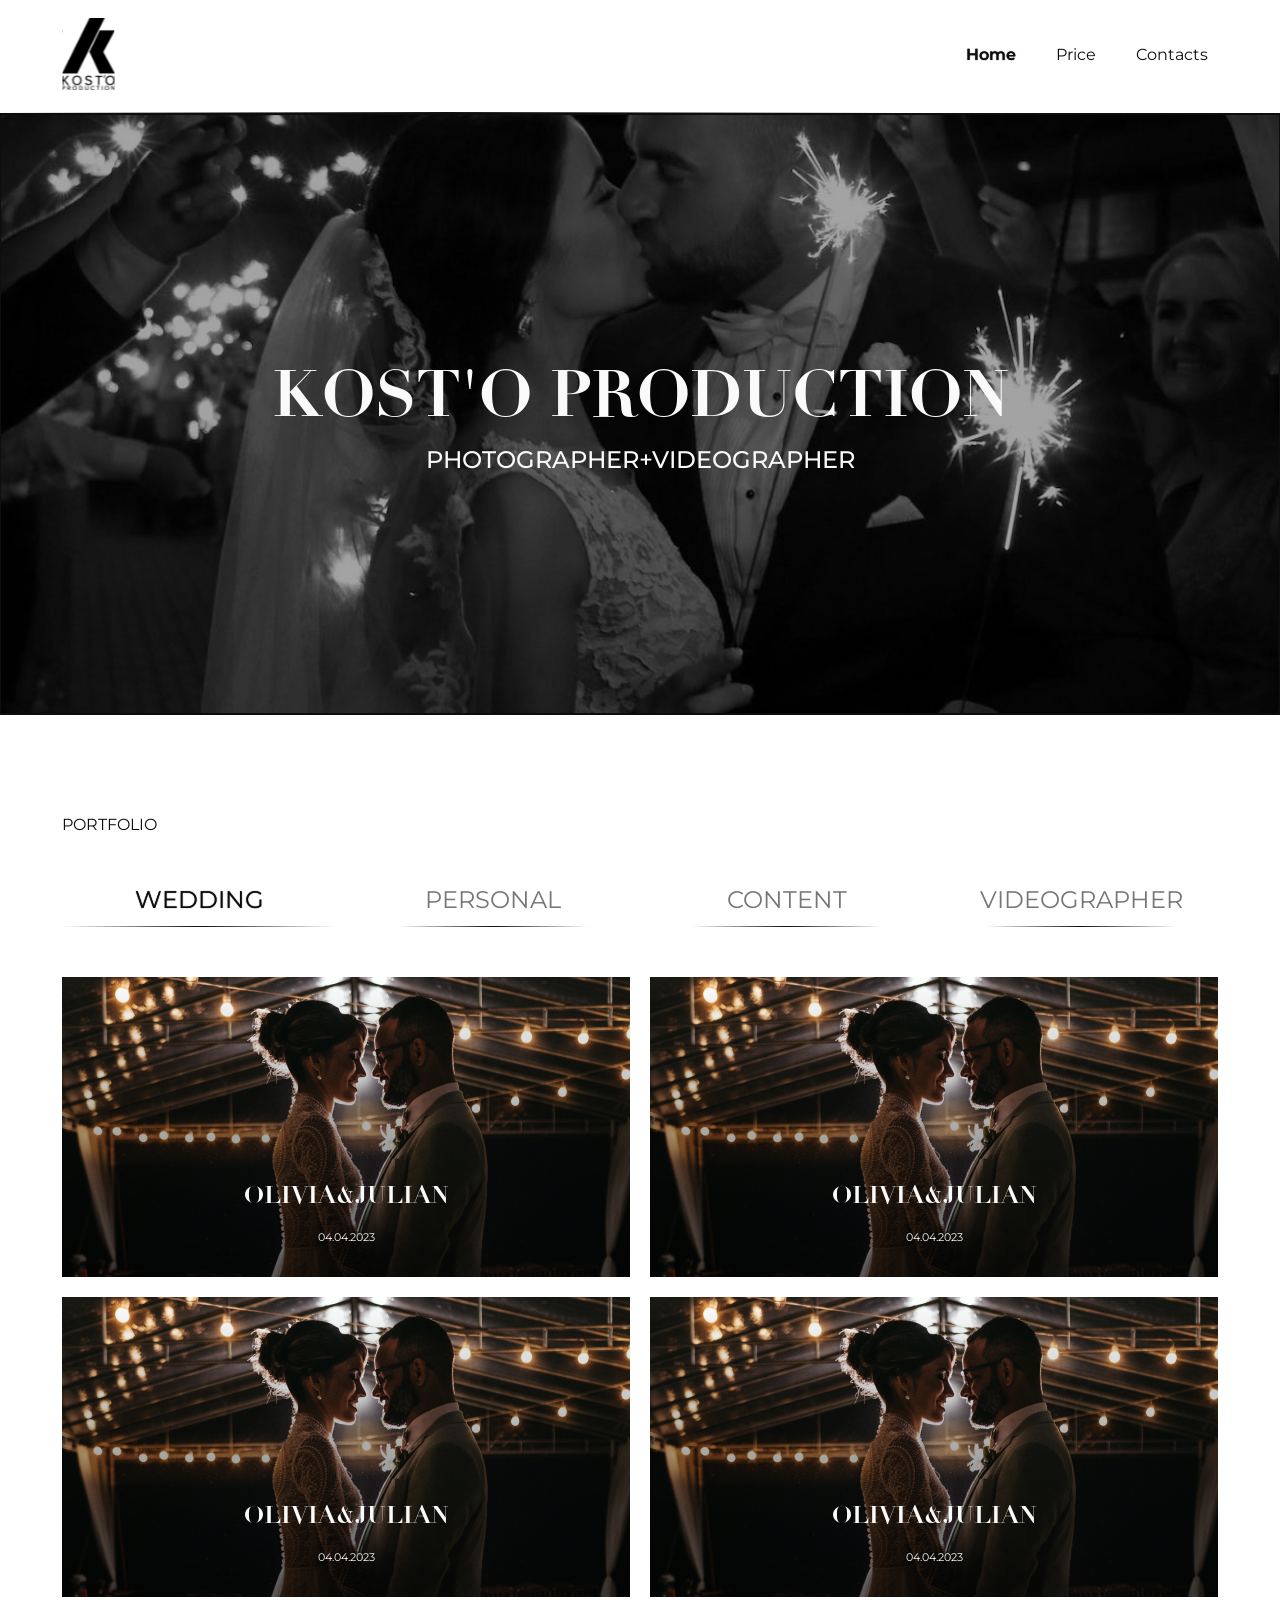
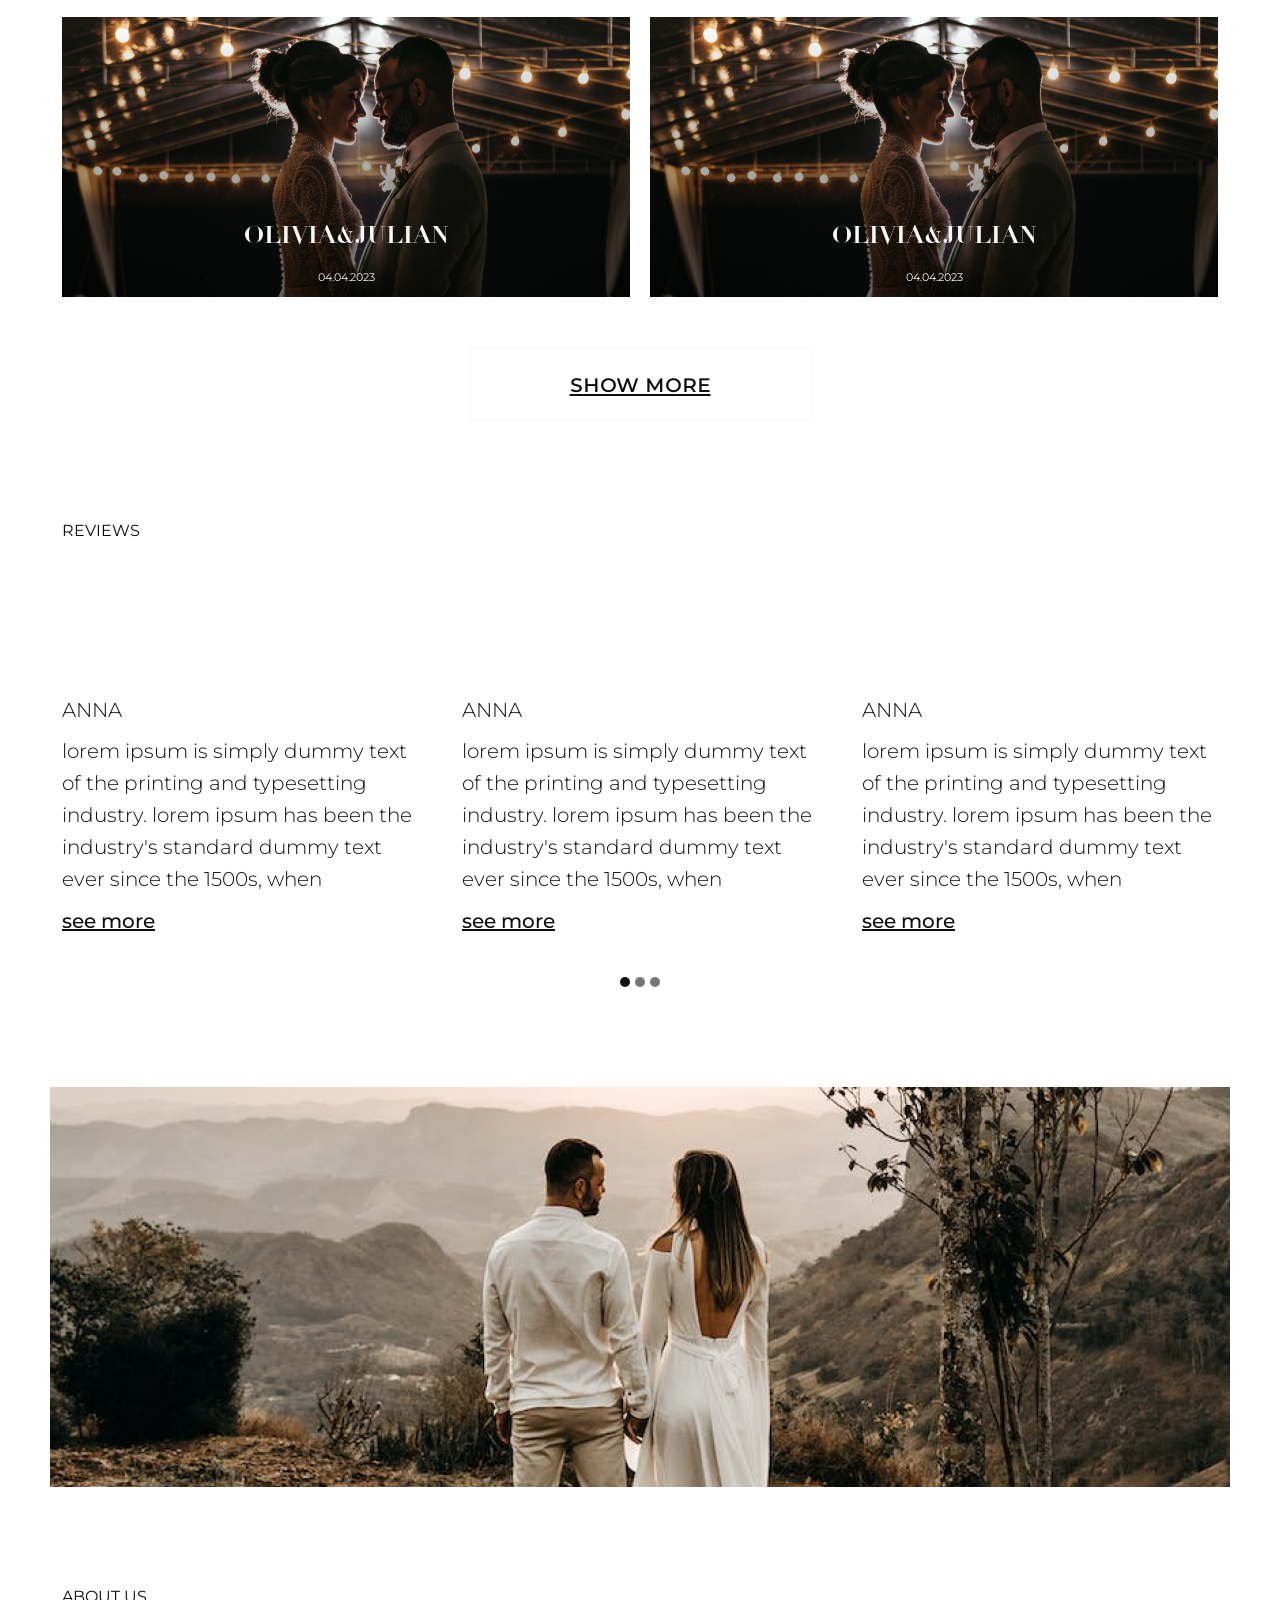
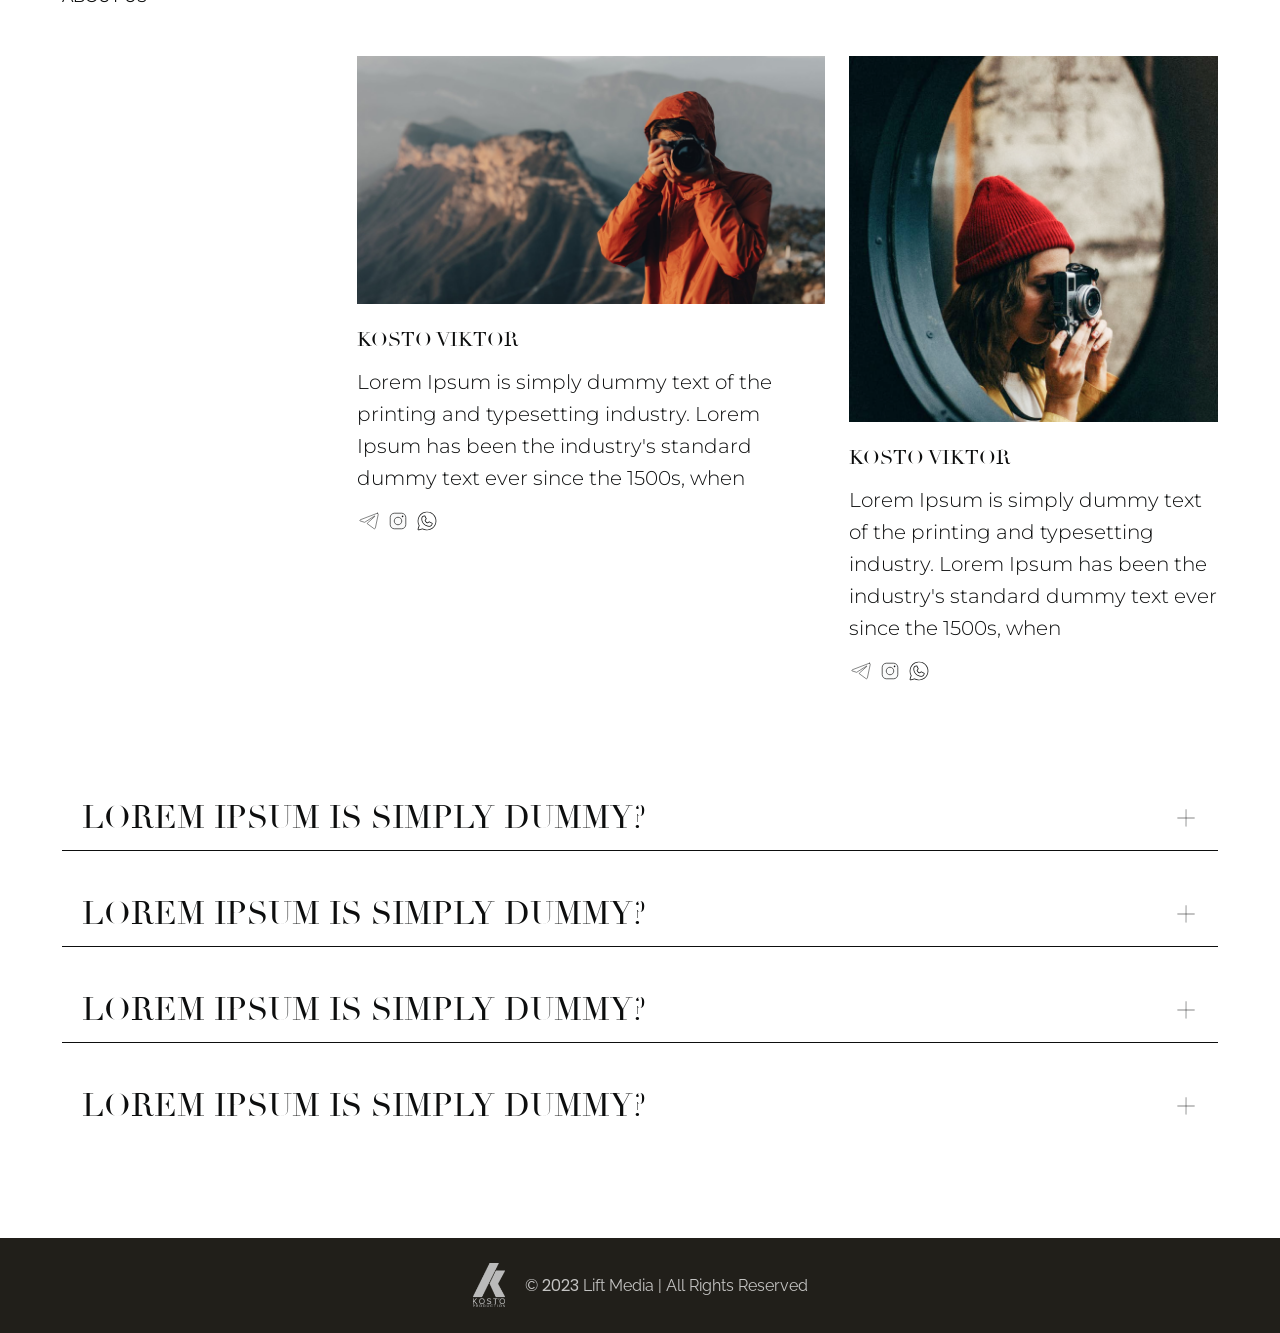
<file: index.html>
<!DOCTYPE html>
<html lang="en">
	<head>
		<meta charset="UTF-8" />
		<meta
			name="viewport"
			content="width=device-width, initial-scale=1.0" />
		<link
			rel="stylesheet"
			href="css/bootstrap.css" />
		<link
			rel="stylesheet"
			href="css/main.css" />
		<link
			rel="shortcut icon"
			href="img/Logo.svg"
			type="image/x-icon" />
		<title>Kost'o Photo</title>
	</head>
	<body>
		<div class="wrapper">
			<header class="header">
				<div class="container">
					<div class="header__container-inner">
						<img
							src="img/Logo.svg"
							alt=""
							class="header__logo" />
						<div class="header__burger">
							<span></span>
						</div>
						<ul class="header__menu">
							<li class="menu-item">
								<a
									href="main.html"
									class="menu-link menu-link_active">
									Home
								</a>
							</li>
							<li class="menu-item">
								<a
									href="price.html"
									class="menu-link">
									Price
								</a>
							</li>
							<li class="menu-item">
								<a
									href="contact.html"
									class="menu-link">
									Contacts
								</a>
							</li>
						</ul>
					</div>
				</div>
				<div class="line"></div>
				<div class="hero">
					<div class="container-fluid">
						<div class="hero__container-inner">
							<h1 class="title-hero">KOST'O PRODUCTION</h1>
							<div class="subtitle-hero">
								PHOTOGRAPHER+VIDEOGRAPHER
							</div>
						</div>
					</div>
				</div>
			</header>

			<section class="portfolio">
				<div class="container">
					<div class="portfolio__container-inner">
						<p class="title-content">Portfolio</p>
						<div class="only-mobile category-button">
							<h3>wedding</h3>
							<i class="fa fa-caret-down">
								<svg
									xmlns="http://www.w3.org/2000/svg"
									width="24"
									height="24"
									viewBox="0 0 24 24"
									fill="none">
									<path
										d="M6 6L19 19M19 19V6.52M19 19H6.52"
										stroke="#211F1A"
										stroke-width="1.5"
										stroke-linecap="round"
										stroke-linejoin="round" />
								</svg>
							</i>
						</div>
						<div class="tabs">
							<div
								class="nav__tab row justify-content-center align-items-center g-3">
								<div
									class="nav__tab-title col-sm-3"
									id="switch">
									<p
										class="nav__tab-name nav__tab-name_active">
										WEDDING
									</p>
									<div class="line line_active"></div>
								</div>
								<div
									class="nav__tab-title col-sm-3"
									id="switch">
									<p class="nav__tab-name">PERSONAL</p>
									<div class="line"></div>
								</div>
								<div
									class="nav__tab-title col-sm-3"
									id="switch">
									<p class="nav__tab-name">CONTENT</p>
									<div class="line"></div>
								</div>
								<div
									class="nav__tab-title col-sm-3"
									id="switch">
									<p class="nav__tab-name">VIDEOGRAPHER</p>
									<div class="line"></div>
								</div>
							</div>
						</div>
						<div
							class="tab-content__container d-flex"
							id="wedding">
							<div
								class="tab_card row justify-content-center align-items-center g-3 gradient maxHeight">
								<span class="col-sm-6">
									<div class="tab_card-content">
										<p class="tab_card-name">
											OLIVIA&JULIAN
										</p>
										<p class="tab_card-data">04.04.2023</p>
									</div>
								</span>
								<span class="col-sm-6">
									<div class="tab_card-content">
										<p class="tab_card-name">
											OLIVIA&JULIAN
										</p>
										<p class="tab_card-data">04.04.2023</p>
									</div>
								</span>
								<span class="col-sm-6">
									<div class="tab_card-content">
										<p class="tab_card-name">
											OLIVIA&JULIAN
										</p>
										<p class="tab_card-data">04.04.2023</p>
									</div>
								</span>
								<span class="col-sm-6">
									<div class="tab_card-content">
										<p class="tab_card-name">
											OLIVIA&JULIAN
										</p>
										<p class="tab_card-data">04.04.2023</p>
									</div>
								</span>
								<span class="col-sm-6">
									<div class="tab_card-content">
										<p class="tab_card-name">
											OLIVIA&JULIAN
										</p>
										<p class="tab_card-data">04.04.2023</p>
									</div>
								</span>
								<span class="col-sm-6">
									<div class="tab_card-content">
										<p class="tab_card-name">
											OLIVIA&JULIAN
										</p>
										<p class="tab_card-data">04.04.2023</p>
									</div>
								</span>
								<span class="col-sm-6">
									<div class="tab_card-content">
										<p class="tab_card-name">
											OLIVIA&JULIAN
										</p>
										<p class="tab_card-data">04.04.2023</p>
									</div>
								</span>
								<span class="col-sm-6">
									<div class="tab_card-content">
										<p class="tab_card-name">
											OLIVIA&JULIAN
										</p>
										<p class="tab_card-data">04.04.2023</p>
									</div>
								</span>
								<span class="col-sm-6">
									<div class="tab_card-content">
										<p class="tab_card-name">
											OLIVIA&JULIAN
										</p>
										<p class="tab_card-data">04.04.2023</p>
									</div>
								</span>
								<span class="col-sm-6">
									<div class="tab_card-content">
										<p class="tab_card-name">
											OLIVIA&JULIAN
										</p>
										<p class="tab_card-data">04.04.2023</p>
									</div>
								</span>
								<span class="col-sm-6">
									<div class="tab_card-content">
										<p class="tab_card-name">
											OLIVIA&JULIAN
										</p>
										<p class="tab_card-data">04.04.2023</p>
									</div>
								</span>
								<span class="col-sm-6">
									<div class="tab_card-content">
										<p class="tab_card-name">
											OLIVIA&JULIAN
										</p>
										<p class="tab_card-data">04.04.2023</p>
									</div>
								</span>
							</div>
						</div>
						<div class="portfolio__btn">
							<span class="portfolio__show-more">Show more</span>
							<span class="portfolio__show-less d-none"
								>Close</span
							>
							<i class="fas fa-chevron-down"></i>
						</div>
					</div>
				</div>
			</section>
			<section class="reviews-section">
				<div class="container">
					<div class="reviews">
						<p class="reviews-title title-content">Reviews</p>
						<div
							class="reviews-inner__conteiner row justify-content-between align-items-start gy-3">
							<div class="reviews__block col-sm-4">
								<svg>
									<use
										class="reviews__block-quotes"
										xlink:href="#quotes"></use>
								</svg>
								<div class="reviews__block_title">ANNA</div>
								<div class="reviews__block_subtitle">
									Lorem Ipsum is simply dummy text of the
									printing and typesetting industry. Lorem
									Ipsum has been the industry's standard dummy
									text ever since the 1500s, when
								</div>
								<a class="reviews__block_btn">SEE MORE</a>
							</div>
							<div class="reviews__block col-sm-4">
								<svg>
									<use
										class="reviews__block-quotes"
										xlink:href="#quotes"></use>
								</svg>
								<div class="reviews__block_title">ANNA</div>
								<div class="reviews__block_subtitle">
									lorem ipsum is simply dummy text of the
									printing and typesetting industry. lorem
									ipsum has been the industry's standard dummy
									text ever since the 1500s, when
								</div>
								<a class="reviews__block_btn">SEE MORE</a>
							</div>
							<div class="reviews__block col-sm-4">
								<svg>
									<use
										class="reviews__block-quotes"
										xlink:href="#quotes"></use>
								</svg>
								<div class="reviews__block_title">ANNA</div>
								<div class="reviews__block_subtitle">
									lorem ipsum is simply dummy text of the
									printing and typesetting industry. lorem
									ipsum has been the industry's standard dummy
									text ever since the 1500s, when
								</div>
								<a class="reviews__block_btn">SEE MORE</a>
							</div>
						</div>
						<div class="reviews-switch">
							<span
								class="reviews-switch__dot reviews-switch__dot_active"></span>
							<span class="reviews-switch__dot"></span>
							<span class="reviews-switch__dot"></span>
						</div>
					</div>
				</div>
			</section>
			<section class="property-section">
				<div class="container property">
					<button class="property__btn">see more</button>
				</div>
			</section>
			<section class="about">
				<div class="container about__container">
					<div class="about-title title-content">About us</div>
					<div
						class="about__container-inner row justify-content-between align-items-start gy-3">
						<div class="col-lg-3 col-md-2 col-xs-1"></div>
						<div class="col-md-5 col-xs-4 about__card">
							<img
								src="img/about/man-photographer.png"
								alt=""
								class="about__card-img" />
							<p class="about__card-title">Kosto Viktor</p>
							<p class="about__card-subtitle">
								Lorem Ipsum is simply dummy text of the printing
								and typesetting industry. Lorem Ipsum has been
								the industry's standard dummy text ever since
								the 1500s, when
							</p>
							<div class="about__card-socNet">
								<a
									href="#"
									class="socNet-icon">
									<svg
										width="24"
										height="24"
										viewBox="0 0 24 24"
										fill="none"
										xmlns="http://www.w3.org/2000/svg">
										<g id="arcticons:telegram">
											<path
												id="Vector"
												d="M20.415 4.23999C20.985 4.23999 21.415 4.73999 21.185 5.66999L18.395 18.82C18.2 19.755 17.635 19.98 16.855 19.545L10.2 14.63C10.1742 14.6115 10.1532 14.5871 10.1387 14.5588C10.1242 14.5306 10.1166 14.4993 10.1166 14.4675C10.1166 14.4357 10.1242 14.4044 10.1387 14.3762C10.1532 14.3479 10.1742 14.3235 10.2 14.305L17.885 7.36499C18.235 7.05499 17.81 6.90499 17.35 7.18499L7.70504 13.27C7.67579 13.2891 7.64258 13.3012 7.60793 13.3056C7.57328 13.3099 7.53809 13.3063 7.50504 13.295L3.41004 12C2.50004 11.735 2.50004 11.11 3.61504 10.665L20 4.34499C20.13 4.28265 20.2711 4.24695 20.415 4.23999Z"
												stroke="#0D0E0E"
												stroke-width="0.5"
												stroke-linecap="round"
												stroke-linejoin="round" />
										</g>
									</svg>
								</a>
								<a
									href="#"
									class="socNet-icon">
									<svg
										width="24"
										height="24"
										viewBox="0 0 24 24"
										fill="none"
										xmlns="http://www.w3.org/2000/svg">
										<g id="openmoji:instagram">
											<path
												id="Vector"
												d="M15.595 4.20459H8.40505C6.08505 4.20459 4.20471 6.08526 4.20471 8.40492V15.5949C4.20471 17.9149 6.08538 19.7953 8.40538 19.7953H15.5947C17.9147 19.7953 19.7954 17.9146 19.7954 15.5946V8.40492C19.7954 6.08492 17.915 4.20459 15.595 4.20459Z"
												fill="#FAFAFA" />
											<path
												id="Vector_2"
												d="M15.595 4.20459H8.40505C6.08505 4.20459 4.20471 6.08526 4.20471 8.40492V15.5949C4.20471 17.9149 6.08538 19.7953 8.40538 19.7953H15.5947C17.9147 19.7953 19.7954 17.9146 19.7954 15.5946V8.40492C19.7954 6.08492 17.915 4.20459 15.595 4.20459Z"
												stroke="#0D0E0E"
												stroke-width="0.666667"
												stroke-miterlimit="10" />
											<path
												id="Vector_3"
												d="M12 15.7632C14.0785 15.7632 15.7634 14.0783 15.7634 11.9999C15.7634 9.92147 14.0785 8.23657 12 8.23657C9.9216 8.23657 8.23669 9.92147 8.23669 11.9999C8.23669 14.0783 9.9216 15.7632 12 15.7632Z"
												stroke="#0D0E0E"
												stroke-width="0.666667"
												stroke-miterlimit="10" />
											<path
												id="Vector_4"
												d="M16.5696 8.23669C17.015 8.23669 17.376 7.87568 17.376 7.43036C17.376 6.98503 17.015 6.62402 16.5696 6.62402C16.1243 6.62402 15.7633 6.98503 15.7633 7.43036C15.7633 7.87568 16.1243 8.23669 16.5696 8.23669Z"
												fill="#0D0E0E" />
										</g>
									</svg>
								</a>
								<a
									href="#"
									class="socNet-icon">
									<svg
										width="24"
										height="24"
										viewBox="0 0 24 24"
										fill="none"
										xmlns="http://www.w3.org/2000/svg">
										<g id="ph:whatsapp-logo-thin">
											<path
												id="Vector"
												d="M17.4178 13.9144L14.4178 12.4144C14.3588 12.385 14.293 12.3716 14.2272 12.3757C14.1614 12.3799 14.0978 12.4013 14.0428 12.4378L12.4828 13.4784C11.6253 13.0672 10.9338 12.3757 10.5225 11.5181L11.5632 9.95813C11.5997 9.9032 11.6211 9.83961 11.6252 9.77377C11.6293 9.70793 11.616 9.64217 11.5866 9.58313L10.0866 6.58313C10.0555 6.5205 10.0075 6.46783 9.948 6.43106C9.88853 6.39428 9.81996 6.37486 9.75003 6.375C8.85493 6.375 7.99648 6.73058 7.36355 7.36351C6.73061 7.99645 6.37503 8.85489 6.37503 9.75C6.37727 11.8379 7.20767 13.8396 8.68403 15.316C10.1604 16.7924 12.1621 17.6228 14.25 17.625C15.1451 17.625 16.0036 17.2694 16.6365 16.6365C17.2695 16.0035 17.625 15.1451 17.625 14.25C17.6251 14.1803 17.6057 14.112 17.5691 14.0527C17.5325 13.9935 17.4801 13.9456 17.4178 13.9144ZM14.25 16.875C12.361 16.873 10.5499 16.1217 9.21409 14.7859C7.87832 13.4502 7.12702 11.6391 7.12503 9.75C7.12492 9.093 7.37118 8.45985 7.81518 7.97559C8.25917 7.49132 8.86862 7.19116 9.52316 7.13437L10.8169 9.72281L9.78566 11.2734C9.75129 11.3246 9.73005 11.3834 9.72384 11.4448C9.71763 11.5061 9.72662 11.568 9.75003 11.625C10.2483 12.8095 11.1905 13.7518 12.375 14.25C12.4321 14.2737 12.4941 14.2829 12.5556 14.2769C12.6171 14.2708 12.6762 14.2497 12.7275 14.2153L14.2782 13.1841L16.8666 14.4778C16.8096 15.1323 16.5092 15.7417 16.0247 16.1855C15.5403 16.6293 14.907 16.8754 14.25 16.875ZM12 2.625C10.3679 2.6247 8.76402 3.05048 7.34695 3.86024C5.92989 4.67 4.74878 5.83567 3.92044 7.24196C3.09211 8.64824 2.64525 10.2464 2.62408 11.8784C2.60291 13.5104 3.00815 15.1196 3.79972 16.5469L2.6841 19.8928C2.61799 20.091 2.6084 20.3037 2.65639 20.5071C2.70438 20.7105 2.80807 20.8965 2.95582 21.0442C3.10357 21.192 3.28955 21.2956 3.49292 21.3436C3.69629 21.3916 3.909 21.382 4.10722 21.3159L7.45316 20.2003C8.70477 20.8938 10.0985 21.2916 11.5276 21.3632C12.9567 21.4349 14.3833 21.1784 15.698 20.6135C17.0126 20.0486 18.1806 19.1903 19.1123 18.1043C20.044 17.0183 20.7147 15.7334 21.0731 14.3481C21.4315 12.9628 21.468 11.5138 21.1799 10.1122C20.8917 8.71065 20.2866 7.3936 19.4108 6.26202C18.535 5.13044 17.4118 4.21434 16.1273 3.58392C14.8427 2.9535 13.4309 2.62548 12 2.625ZM12 20.625C10.4836 20.6255 8.99384 20.2261 7.68097 19.4672C7.62392 19.4343 7.5593 19.4169 7.49347 19.4166C7.45297 19.4165 7.41274 19.4232 7.37441 19.4363L3.87003 20.6044C3.80396 20.6264 3.73306 20.6296 3.66527 20.6136C3.59748 20.5976 3.53548 20.5631 3.48623 20.5138C3.43698 20.4646 3.40242 20.4026 3.38642 20.3348C3.37043 20.267 3.37362 20.1961 3.39566 20.13L4.56378 16.6256C4.58063 16.5752 4.58659 16.5219 4.58125 16.469C4.57592 16.4162 4.55942 16.3651 4.53285 16.3191C3.58194 14.6754 3.20005 12.7638 3.44642 10.881C3.69279 8.99811 4.55365 7.24917 5.89544 5.90549C7.23723 4.56181 8.98496 3.6985 10.8675 3.44948C12.75 3.20047 14.6621 3.57967 16.3071 4.52826C17.9521 5.47685 19.2381 6.94181 19.9655 8.69586C20.693 10.4499 20.8212 12.395 20.3304 14.2294C19.8396 16.0638 18.7571 17.6849 17.2509 18.8413C15.7447 19.9977 13.899 20.6247 12 20.625Z"
												fill="#0D0E0E" />
										</g>
									</svg>
								</a>
							</div>
						</div>
						<div class="col-lg-4 col-md-5 col-xs-3 about__card">
							<img
								src="img/about/woman-photographer.png"
								alt=""
								class="about__card-img" />
							<p class="about__card-title">Kosto Viktor</p>
							<p class="about__card-subtitle">
								Lorem Ipsum is simply dummy text of the printing
								and typesetting industry. Lorem Ipsum has been
								the industry's standard dummy text ever since
								the 1500s, when
							</p>
							<div class="about__card-socNet">
								<a
									href="#"
									class="socNet-icon">
									<svg
										width="24"
										height="24"
										viewBox="0 0 24 24"
										fill="none"
										xmlns="http://www.w3.org/2000/svg">
										<g id="arcticons:telegram">
											<path
												id="Vector"
												d="M20.415 4.23999C20.985 4.23999 21.415 4.73999 21.185 5.66999L18.395 18.82C18.2 19.755 17.635 19.98 16.855 19.545L10.2 14.63C10.1742 14.6115 10.1532 14.5871 10.1387 14.5588C10.1242 14.5306 10.1166 14.4993 10.1166 14.4675C10.1166 14.4357 10.1242 14.4044 10.1387 14.3762C10.1532 14.3479 10.1742 14.3235 10.2 14.305L17.885 7.36499C18.235 7.05499 17.81 6.90499 17.35 7.18499L7.70504 13.27C7.67579 13.2891 7.64258 13.3012 7.60793 13.3056C7.57328 13.3099 7.53809 13.3063 7.50504 13.295L3.41004 12C2.50004 11.735 2.50004 11.11 3.61504 10.665L20 4.34499C20.13 4.28265 20.2711 4.24695 20.415 4.23999Z"
												stroke="#0D0E0E"
												stroke-width="0.5"
												stroke-linecap="round"
												stroke-linejoin="round" />
										</g>
									</svg>
								</a>
								<a
									href="#"
									class="socNet-icon">
									<svg
										width="24"
										height="24"
										viewBox="0 0 24 24"
										fill="none"
										xmlns="http://www.w3.org/2000/svg">
										<g id="openmoji:instagram">
											<path
												id="Vector"
												d="M15.595 4.20459H8.40505C6.08505 4.20459 4.20471 6.08526 4.20471 8.40492V15.5949C4.20471 17.9149 6.08538 19.7953 8.40538 19.7953H15.5947C17.9147 19.7953 19.7954 17.9146 19.7954 15.5946V8.40492C19.7954 6.08492 17.915 4.20459 15.595 4.20459Z"
												fill="#FAFAFA" />
											<path
												id="Vector_2"
												d="M15.595 4.20459H8.40505C6.08505 4.20459 4.20471 6.08526 4.20471 8.40492V15.5949C4.20471 17.9149 6.08538 19.7953 8.40538 19.7953H15.5947C17.9147 19.7953 19.7954 17.9146 19.7954 15.5946V8.40492C19.7954 6.08492 17.915 4.20459 15.595 4.20459Z"
												stroke="#0D0E0E"
												stroke-width="0.666667"
												stroke-miterlimit="10" />
											<path
												id="Vector_3"
												d="M12 15.7632C14.0785 15.7632 15.7634 14.0783 15.7634 11.9999C15.7634 9.92147 14.0785 8.23657 12 8.23657C9.9216 8.23657 8.23669 9.92147 8.23669 11.9999C8.23669 14.0783 9.9216 15.7632 12 15.7632Z"
												stroke="#0D0E0E"
												stroke-width="0.666667"
												stroke-miterlimit="10" />
											<path
												id="Vector_4"
												d="M16.5696 8.23669C17.015 8.23669 17.376 7.87568 17.376 7.43036C17.376 6.98503 17.015 6.62402 16.5696 6.62402C16.1243 6.62402 15.7633 6.98503 15.7633 7.43036C15.7633 7.87568 16.1243 8.23669 16.5696 8.23669Z"
												fill="#0D0E0E" />
										</g>
									</svg>
								</a>
								<a
									href="#"
									class="socNet-icon">
									<svg
										width="24"
										height="24"
										viewBox="0 0 24 24"
										fill="none"
										xmlns="http://www.w3.org/2000/svg">
										<g id="ph:whatsapp-logo-thin">
											<path
												id="Vector"
												d="M17.4178 13.9144L14.4178 12.4144C14.3588 12.385 14.293 12.3716 14.2272 12.3757C14.1614 12.3799 14.0978 12.4013 14.0428 12.4378L12.4828 13.4784C11.6253 13.0672 10.9338 12.3757 10.5225 11.5181L11.5632 9.95813C11.5997 9.9032 11.6211 9.83961 11.6252 9.77377C11.6293 9.70793 11.616 9.64217 11.5866 9.58313L10.0866 6.58313C10.0555 6.5205 10.0075 6.46783 9.948 6.43106C9.88853 6.39428 9.81996 6.37486 9.75003 6.375C8.85493 6.375 7.99648 6.73058 7.36355 7.36351C6.73061 7.99645 6.37503 8.85489 6.37503 9.75C6.37727 11.8379 7.20767 13.8396 8.68403 15.316C10.1604 16.7924 12.1621 17.6228 14.25 17.625C15.1451 17.625 16.0036 17.2694 16.6365 16.6365C17.2695 16.0035 17.625 15.1451 17.625 14.25C17.6251 14.1803 17.6057 14.112 17.5691 14.0527C17.5325 13.9935 17.4801 13.9456 17.4178 13.9144ZM14.25 16.875C12.361 16.873 10.5499 16.1217 9.21409 14.7859C7.87832 13.4502 7.12702 11.6391 7.12503 9.75C7.12492 9.093 7.37118 8.45985 7.81518 7.97559C8.25917 7.49132 8.86862 7.19116 9.52316 7.13437L10.8169 9.72281L9.78566 11.2734C9.75129 11.3246 9.73005 11.3834 9.72384 11.4448C9.71763 11.5061 9.72662 11.568 9.75003 11.625C10.2483 12.8095 11.1905 13.7518 12.375 14.25C12.4321 14.2737 12.4941 14.2829 12.5556 14.2769C12.6171 14.2708 12.6762 14.2497 12.7275 14.2153L14.2782 13.1841L16.8666 14.4778C16.8096 15.1323 16.5092 15.7417 16.0247 16.1855C15.5403 16.6293 14.907 16.8754 14.25 16.875ZM12 2.625C10.3679 2.6247 8.76402 3.05048 7.34695 3.86024C5.92989 4.67 4.74878 5.83567 3.92044 7.24196C3.09211 8.64824 2.64525 10.2464 2.62408 11.8784C2.60291 13.5104 3.00815 15.1196 3.79972 16.5469L2.6841 19.8928C2.61799 20.091 2.6084 20.3037 2.65639 20.5071C2.70438 20.7105 2.80807 20.8965 2.95582 21.0442C3.10357 21.192 3.28955 21.2956 3.49292 21.3436C3.69629 21.3916 3.909 21.382 4.10722 21.3159L7.45316 20.2003C8.70477 20.8938 10.0985 21.2916 11.5276 21.3632C12.9567 21.4349 14.3833 21.1784 15.698 20.6135C17.0126 20.0486 18.1806 19.1903 19.1123 18.1043C20.044 17.0183 20.7147 15.7334 21.0731 14.3481C21.4315 12.9628 21.468 11.5138 21.1799 10.1122C20.8917 8.71065 20.2866 7.3936 19.4108 6.26202C18.535 5.13044 17.4118 4.21434 16.1273 3.58392C14.8427 2.9535 13.4309 2.62548 12 2.625ZM12 20.625C10.4836 20.6255 8.99384 20.2261 7.68097 19.4672C7.62392 19.4343 7.5593 19.4169 7.49347 19.4166C7.45297 19.4165 7.41274 19.4232 7.37441 19.4363L3.87003 20.6044C3.80396 20.6264 3.73306 20.6296 3.66527 20.6136C3.59748 20.5976 3.53548 20.5631 3.48623 20.5138C3.43698 20.4646 3.40242 20.4026 3.38642 20.3348C3.37043 20.267 3.37362 20.1961 3.39566 20.13L4.56378 16.6256C4.58063 16.5752 4.58659 16.5219 4.58125 16.469C4.57592 16.4162 4.55942 16.3651 4.53285 16.3191C3.58194 14.6754 3.20005 12.7638 3.44642 10.881C3.69279 8.99811 4.55365 7.24917 5.89544 5.90549C7.23723 4.56181 8.98496 3.6985 10.8675 3.44948C12.75 3.20047 14.6621 3.57967 16.3071 4.52826C17.9521 5.47685 19.2381 6.94181 19.9655 8.69586C20.693 10.4499 20.8212 12.395 20.3304 14.2294C19.8396 16.0638 18.7571 17.6849 17.2509 18.8413C15.7447 19.9977 13.899 20.6247 12 20.625Z"
												fill="#0D0E0E" />
										</g>
									</svg>
								</a>
							</div>
						</div>
					</div>
				</div>
			</section>
			<section class="acordion-section">
				<div class="container">
					<div
						class="accordion acordion__container accordion-flush"
						id="accordionFlushExample">
						<div class="accordion-item">
							<h2 class="accordion-header">
								<button
									class="accordion-button collapsed acordion-title"
									type="button"
									data-bs-toggle="collapse"
									data-bs-target="#flush-collapseOne"
									aria-expanded="false"
									aria-controls="flush-collapseOne">
									Lorem Ipsum is simply dummy?
								</button>
							</h2>
							<div
								id="flush-collapseOne"
								class="accordion-collapse collapse acordion__subtitle"
								data-bs-parent="#accordionFlushExample">
								<div class="accordion-body">
									Lorem ipsum dolor sit amet, consetetur
									sadipscing elitr, sed diam nonumy eirmod
									tempor invidunt ut labore et dolore magna
									aliquyam erat, sed diam voluptua. At vero
									eos et accusam et justo duo dolores et ea
									rebum. Stet clita kasd gubergren, no sea
									takimata sanctus est Lorem ipsum dolor sit
									amet. Lorem ipsum dolor sit amet, consetetur
									sadipscing elitr, sed diam nonumy eirmod
									tempor invidunt ut labore et dolore magna
									aliquyam erat, sed diam voluptua. At vero
									eos et accusam et justo duo dolores et ea
									rebum. Stet clita kasd gubergren, no sea
									takimata sanctus est Lorem ipsum
								</div>
							</div>
						</div>
						<div class="accordion-item">
							<h2 class="accordion-header">
								<button
									class="accordion-button collapsed acordion-title"
									type="button"
									data-bs-toggle="collapse"
									data-bs-target="#flush-collapseTwo"
									aria-expanded="false"
									aria-controls="flush-collapseTwo">
									Lorem Ipsum is simply dummy?
								</button>
							</h2>
							<div
								id="flush-collapseTwo"
								class="accordion-collapse collapse acordion__subtitle"
								data-bs-parent="#accordionFlushExample">
								<div class="accordion-body">
									Lorem ipsum dolor sit amet, consetetur
									sadipscing elitr, sed diam nonumy eirmod
									tempor invidunt ut labore et dolore magna
									aliquyam erat, sed diam voluptua. At vero
									eos et accusam et justo duo dolores et ea
									rebum. Stet clita kasd gubergren, no sea
									takimata sanctus est Lorem ipsum dolor sit
									amet. Lorem ipsum dolor sit amet, consetetur
									sadipscing elitr, sed diam nonumy eirmod
									tempor invidunt ut labore et dolore magna
									aliquyam erat, sed diam voluptua. At vero
									eos et accusam et justo duo dolores et ea
									rebum. Stet clita kasd gubergren, no sea
									takimata sanctus est Lorem ipsum
								</div>
							</div>
						</div>
						<div class="accordion-item">
							<h2 class="accordion-header">
								<button
									class="accordion-button collapsed acordion-title"
									type="button"
									data-bs-toggle="collapse"
									data-bs-target="#flush-collapseThree"
									aria-expanded="false"
									aria-controls="flush-collapseThree">
									Lorem Ipsum is simply dummy?
								</button>
							</h2>
							<div
								id="flush-collapseThree"
								class="accordion-collapse collapse acordion__subtitle"
								data-bs-parent="#accordionFlushExample">
								<div class="accordion-body">
									Lorem ipsum dolor sit amet, consetetur
									sadipscing elitr, sed diam nonumy eirmod
									tempor invidunt ut labore et dolore magna
									aliquyam erat, sed diam voluptua. At vero
									eos et accusam et justo duo dolores et ea
									rebum. Stet clita kasd gubergren, no sea
									takimata sanctus est Lorem ipsum dolor sit
									amet. Lorem ipsum dolor sit amet, consetetur
									sadipscing elitr, sed diam nonumy eirmod
									tempor invidunt ut labore et dolore magna
									aliquyam erat, sed diam voluptua. At vero
									eos et accusam et justo duo dolores et ea
									rebum. Stet clita kasd gubergren, no sea
									takimata sanctus est Lorem ipsum
								</div>
							</div>
						</div>
						<div class="accordion-item">
							<h2 class="accordion-header">
								<button
									class="accordion-button collapsed acordion-title"
									type="button"
									data-bs-toggle="collapse"
									data-bs-target="#flush-collapseFour"
									aria-expanded="false"
									aria-controls="flush-collapseFour">
									Lorem Ipsum is simply dummy?
								</button>
							</h2>
							<div
								id="flush-collapseFour"
								class="accordion-collapse collapse acordion__subtitle"
								data-bs-parent="#accordionFlushExample">
								<div class="accordion-body">
									Lorem ipsum dolor sit amet, consetetur
									sadipscing elitr, sed diam nonumy eirmod
									tempor invidunt ut labore et dolore magna
									aliquyam erat, sed diam voluptua. At vero
									eos et accusam et justo duo dolores et ea
									rebum. Stet clita kasd gubergren, no sea
									takimata sanctus est Lorem ipsum dolor sit
									amet. Lorem ipsum dolor sit amet, consetetur
									sadipscing elitr, sed diam nonumy eirmod
									tempor invidunt ut labore et dolore magna
									aliquyam erat, sed diam voluptua. At vero
									eos et accusam et justo duo dolores et ea
									rebum. Stet clita kasd gubergren, no sea
									takimata sanctus est Lorem ipsum
								</div>
							</div>
						</div>
					</div>
				</div>
			</section>
			<footer class="footer">
				<div class="footer__container">
					<img
						src="img/logoFooter.svg"
						alt="Kost'o footer logotype"
						class="footer__logo" />
					<p class="footer__copyright">
						©
						<span>2023</span>
						Lift Media | All Rights Reserved
					</p>
				</div>
			</footer>
		</div>

		<script
			src="https://cdn.jsdelivr.net/npm/bootstrap@5.3.0/dist/js/bootstrap.bundle.min.js"
			integrity="sha384-geWF76RCwLtnZ8qwWowPQNguL3RmwHVBC9FhGdlKrxdiJJigb/j/68SIy3Te4Bkz"
			crossorigin="anonymous"></script>
		<!-- JQUERRY SCRIPT -->
		<script src="https://code.jquery.com/jquery-3.5.1.js"></script>
		<!-- HEADER SCRIPT -->
		<script src="script/header.js"></script>
		<script
			src="script/main/portfolio.js"
			defer></script>
	</body>
</html>
</file>
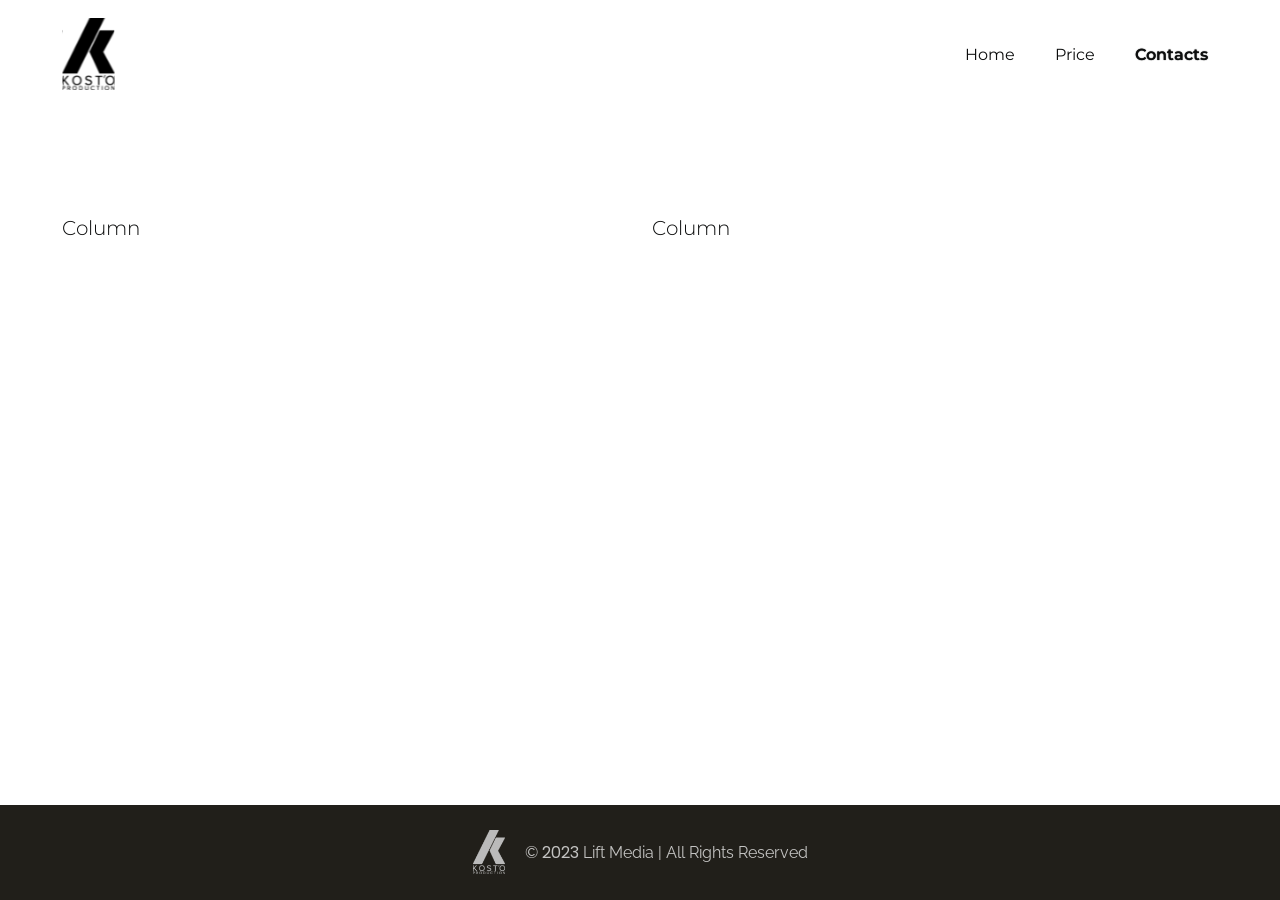
<file: contact.html>
<!DOCTYPE html>
<html lang="en">
	<head>
		<meta charset="UTF-8" />
		<meta
			name="viewport"
			content="width=device-width, initial-scale=1.0" />
		<link
			rel="stylesheet"
			href="css/bootstrap.css" />
		<link
			rel="stylesheet"
			href="css/contact.css" />
		<link
			rel="shortcut icon"
			href="img/Logo.svg"
			type="image/x-icon" />
		<title>Kost'o Contacts</title>
	</head>
	<body>
		<div class="wrapper">
			<header class="header">
				<div class="container">
					<div class="header__container-inner">
						<img
							src="img/Logo.svg"
							alt=""
							class="header__logo" />
						<div class="header__burger">
							<span></span>
						</div>
						<ul class="header__menu">
							<li class="menu-item">
								<a
									href="index.html"
									class="menu-link">
									Home
								</a>
							</li>
							<li class="menu-item">
								<a
									href="price.html"
									class="menu-link">
									Price
								</a>
							</li>
							<li class="menu-item">
								<a
									href="contact.html"
									class="menu-link menu-link_active">
									Contacts
								</a>
							</li>
						</ul>
					</div>
				</div>
			</header>
			<div class="main">
				<div class="container">
					<div
						class="row justify-content-center align-items-center gy-5">
						<div class="col">Column</div>
						<div class="col">Column</div>
					</div>
				</div>
			</div>
			<footer class="footer">
				<div class="footer__container">
					<img
						src="img/logoFooter.svg"
						alt="Kost'o footer logotype"
						class="footer__logo" />
					<p class="footer__copyright">
						©
						<span>2023</span>
						Lift Media | All Rights Reserved
					</p>
				</div>
			</footer>
		</div>
	</body>
	<script
		src="https://cdn.jsdelivr.net/npm/bootstrap@5.3.0/dist/js/bootstrap.bundle.min.js"
		integrity="sha384-geWF76RCwLtnZ8qwWowPQNguL3RmwHVBC9FhGdlKrxdiJJigb/j/68SIy3Te4Bkz"
		crossorigin="anonymous"></script>
	<!-- JQUERRY SCRIPT -->
	<script src="https://code.jquery.com/jquery-3.5.1.js"></script>
	<!-- HEADER SCRIPT -->
	<script src="script/header.js"></script>
</html>
</file>
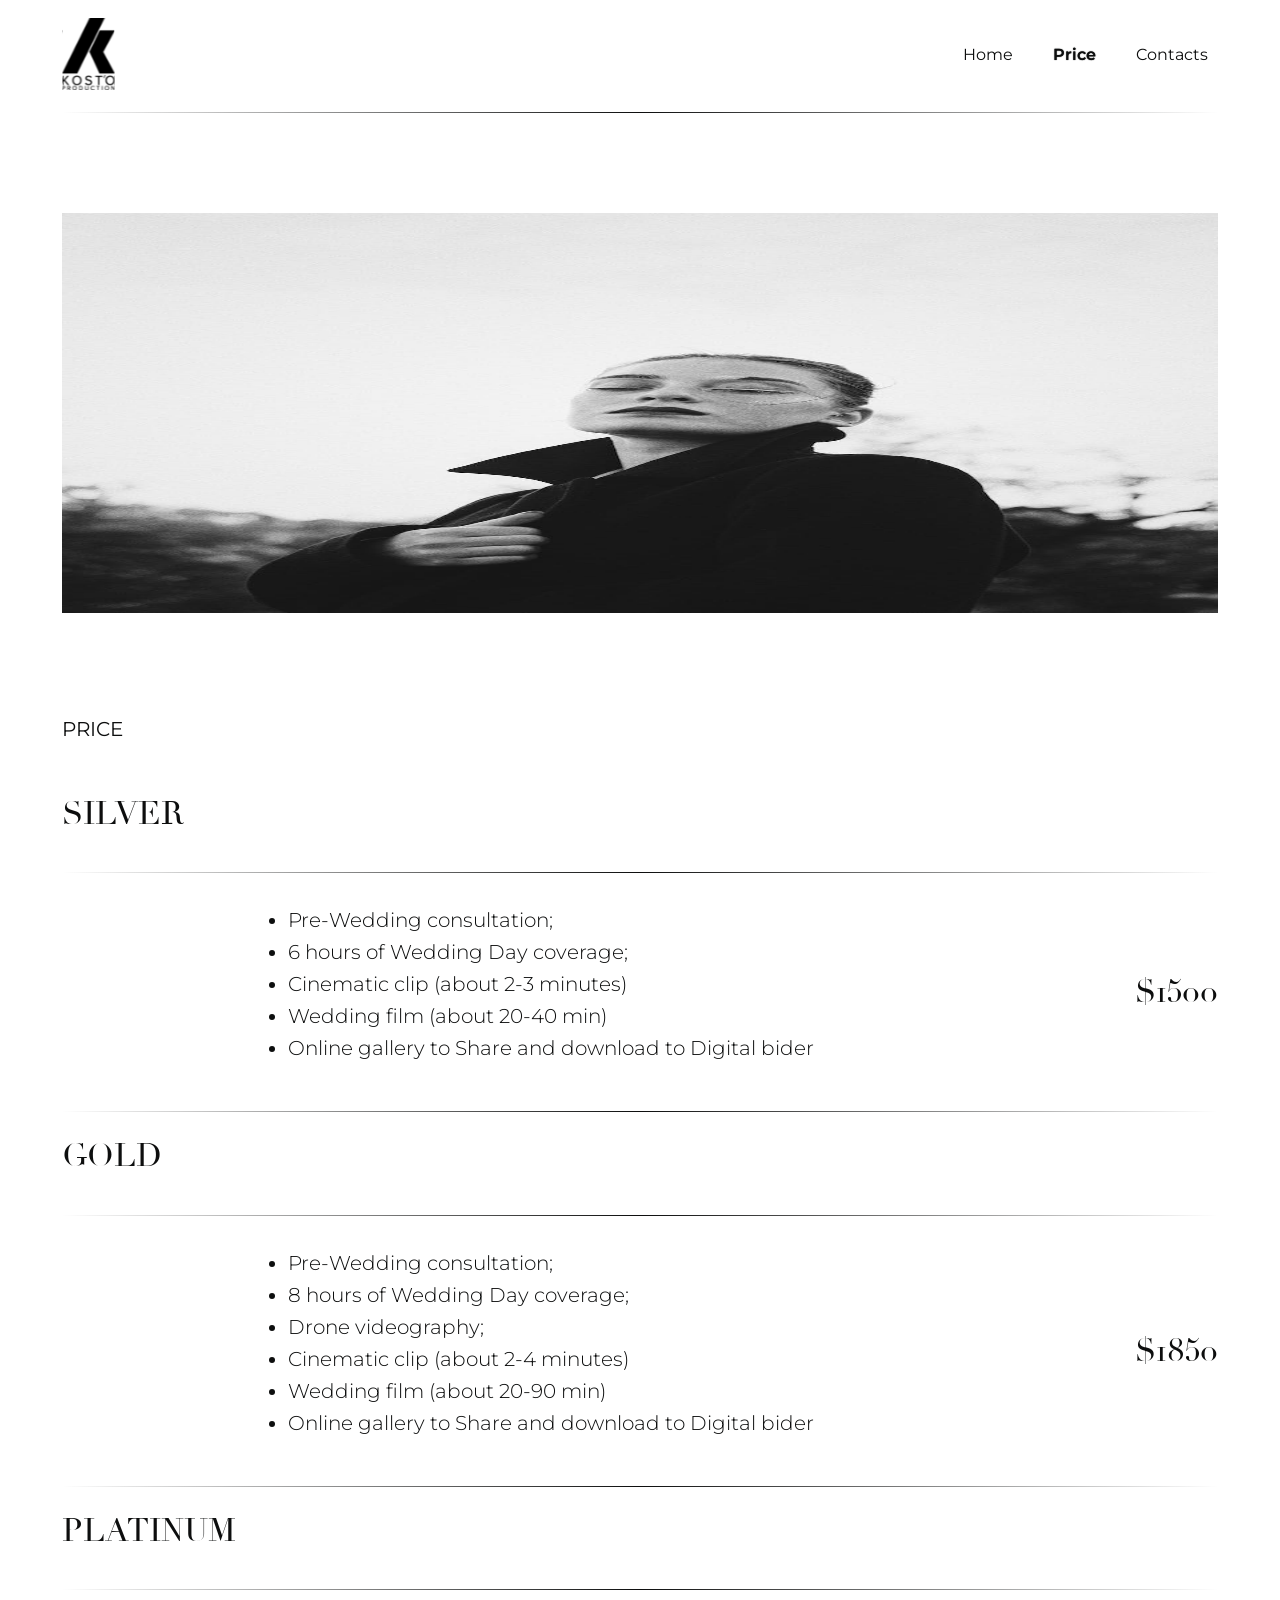
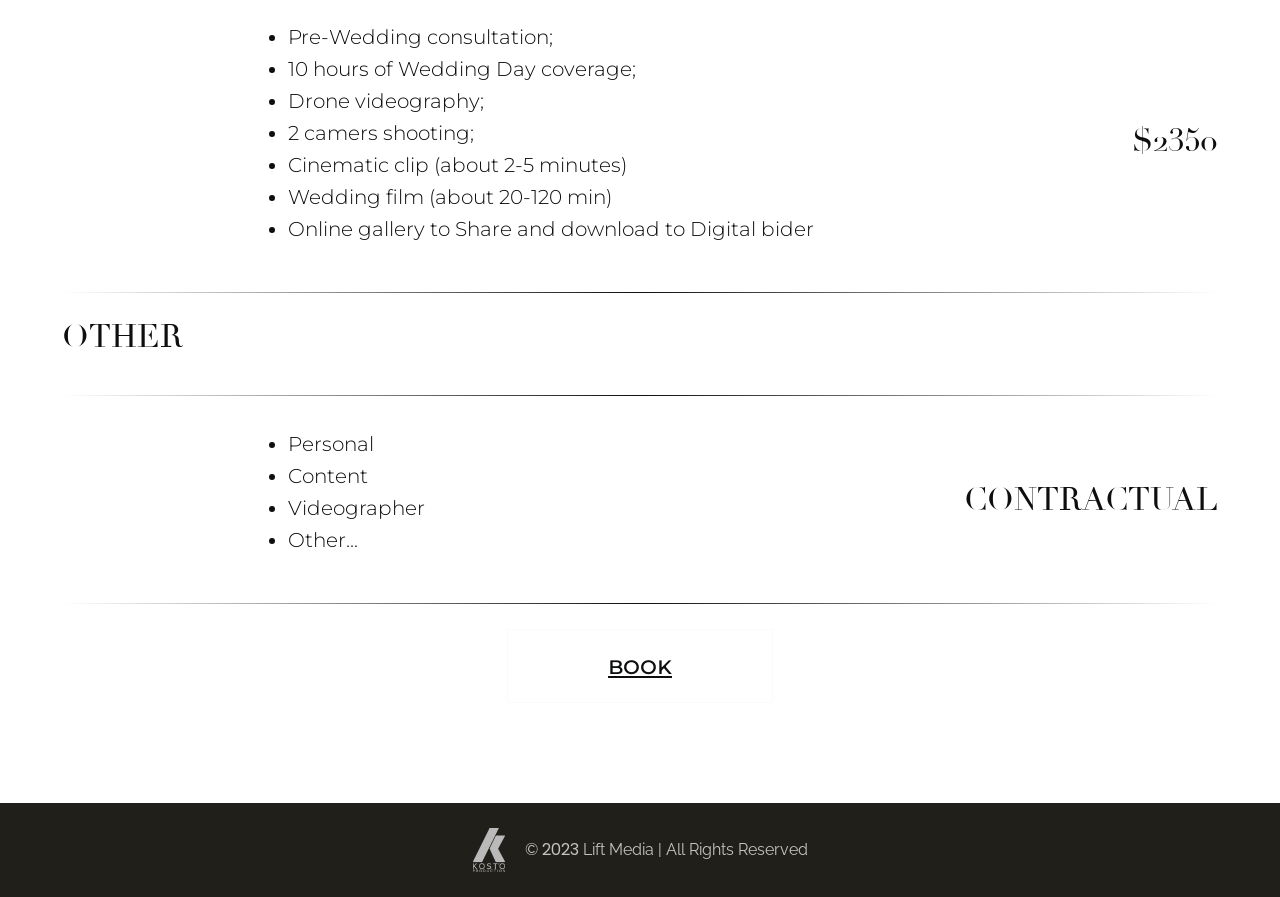
<file: price.html>
<!DOCTYPE html>
<html lang="en">
	<head>
		<meta charset="UTF-8" />
		<meta
			name="viewport"
			content="width=device-width, initial-scale=1.0" />
		<link
			rel="stylesheet"
			href="css/bootstrap.css" />
		<script
			src="https://cdn.jsdelivr.net/npm/bootstrap@5.3.0/dist/js/bootstrap.bundle.min.js"
			integrity="sha384-geWF76RCwLtnZ8qwWowPQNguL3RmwHVBC9FhGdlKrxdiJJigb/j/68SIy3Te4Bkz"
			crossorigin="anonymous"></script>
		<link
			rel="stylesheet"
			href="css/price.css" />
		<link
			rel="shortcut icon"
			href="img/Logo.svg"
			type="image/x-icon" />
		<title>Kost'o Price</title>
	</head>
	<body>
		<div class="wrapper">
			<header class="header">
				<div class="container">
					<div class="header__container-inner">
						<img
							src="img/Logo.svg"
							alt=""
							class="header__logo" />
						<div class="header__burger">
							<span></span>
						</div>
						<ul class="header__menu">
							<li class="menu-item">
								<a
									href="index.html"
									class="menu-link">
									Home
								</a>
							</li>
							<li class="menu-item">
								<a
									href="price.html"
									class="menu-link menu-link_active">
									Price
								</a>
							</li>
							<li class="menu-item">
								<a
									href="contact.html"
									class="menu-link">
									Contacts
								</a>
							</li>
						</ul>
					</div>
					<div class="line"></div>
				</div>
			</header>
			<div class="main">
				<div class="container">
					<div class="price__background">
						<img
							src="img/price/bg.jpg"
							alt="price page background"
							class="price-bg" />
					</div>
				</div>
				<div class="price">
					<div class="container">
						<div class="price__container">
							<div class="price__short-title">Price</div>
							<div class="price__bl">
								<h1 class="bl__title">SILVER</h1>
								<div class="line"></div>
								<div class="bl__info">
									<ul class="bl-menu">
										<li class="bl-text">
											Pre-Wedding consultation;
										</li>
										<li class="bl-text">
											6 hours of Wedding Day coverage;
										</li>
										<li class="bl-text">
											Cinematic clip (about 2-3 minutes)
										</li>
										<li class="bl-text">
											Wedding film (about 20-40 min)
										</li>
										<li class="bl-text">
											Online gallery to Share and download
											to Digital bider
										</li>
									</ul>
									<p class="bl-price">$1500</p>
								</div>
								<div class="line"></div>
							</div>
							<div class="price__bl">
								<h1 class="bl__title">GOLD</h1>
								<div class="line"></div>
								<div class="bl__info">
									<ul class="bl-menu">
										<li class="bl-text">
											Pre-Wedding consultation;
										</li>
										<li class="bl-text">
											8 hours of Wedding Day coverage;
										</li>
										<li class="bl-text">
											Drone videography;
										</li>
										<li class="bl-text">
											Cinematic clip (about 2-4 minutes)
										</li>
										<li class="bl-text">
											Wedding film (about 20-90 min)
										</li>
										<li class="bl-text">
											Online gallery to Share and download
											to Digital bider
										</li>
									</ul>
									<p class="bl-price">$1850</p>
								</div>
								<div class="line"></div>
							</div>
							<div class="price__bl">
								<h1 class="bl__title">Platinum</h1>
								<div class="line"></div>
								<div class="bl__info">
									<ul class="bl-menu">
										<li class="bl-text">
											Pre-Wedding consultation;
										</li>
										<li class="bl-text">
											10 hours of Wedding Day coverage;
										</li>
										<li class="bl-text">
											Drone videography;
										</li>
										<li class="bl-text">
											2 camers shooting;
										</li>
										<li class="bl-text">
											Cinematic clip (about 2-5 minutes)
										</li>
										<li class="bl-text">
											Wedding film (about 20-120 min)
										</li>
										<li class="bl-text">
											Online gallery to Share and download
											to Digital bider
										</li>
									</ul>
									<p class="bl-price">$2350</p>
								</div>
								<div class="line"></div>
							</div>
							<div class="price__bl">
								<h1 class="bl__title">Other</h1>
								<div class="line"></div>
								<div class="bl__info">
									<ul class="bl-menu">
										<li class="bl-text">Personal</li>
										<li class="bl-text">Content</li>
										<li class="bl-text">Videographer</li>
										<li class="bl-text">
											<a
												href="#"
												class="bl-link"
												>Other...</a
											>
										</li>
									</ul>
									<p class="bl-price">Contractual</p>
								</div>
								<div class="line"></div>
							</div>
							<div class="price__btn">Book</div>
						</div>
					</div>
				</div>
			</div>
			<footer class="footer">
				<div class="footer__container">
					<img
						src="img/logoFooter.svg"
						alt="Kost'o footer logotype"
						class="footer__logo" />
					<p class="footer__copyright">
						©
						<span>2023</span>
						Lift Media | All Rights Reserved
					</p>
				</div>
			</footer>
		</div>
		<!-- JQUERRY SCRIPT -->
		<script src="https://code.jquery.com/jquery-3.5.1.js"></script>
		<!-- HEADER SCRIPT -->
		<script src="script/header.js"></script>
	</body>
</html>
</file>
<file: css/main.css>
@import url("https://fonts.googleapis.com/css2?family=Montserrat:wght@300;400;500;600;700&display=swap");
@import url("https://fonts.googleapis.com/css?family=Raleway:regular&display=swap");
@import url("https://fonts.googleapis.com/css?family=Poppins:regular&display=swap");
@font-face {
  font-family: "Didot";
  src: url("./font/didot/regular/Didot.eot");
  src: url("./font/didot/regular/Didot.eot?#iefix") format("embedded-opentype"), url("./font/didot/regular/Didot.woff") format("woff"), url("./font/didot/regular/Didot.ttf") format("truetype");
  font-style: normal;
  font-weight: 400;
  text-rendering: optimizeLegibility;
}
@font-face {
  font-family: "Didot";
  src: url("./font/didot/bold/Didot-Bold.eot");
  src: url("./font/didot/bold/Didot-Bold.eot?#iefix") format("embedded-opentype"), url("./font/didot/bold/Didot-Bold.woff") format("woff"), url("./font/didot/bold/Dido-Boldt.ttf") format("truetype");
  font-style: normal;
  font-weight: 700;
  text-rendering: optimizeLegibility;
}
p {
  margin: 0;
}

body {
  color: #0d0e0e;
  font-family: Montserrat;
  font-style: normal;
  line-height: 2rem;
  font-weight: 300;
  font-size: 1.25rem;
}

.wrapper {
  display: flex;
  flex-direction: column;
  gap: 6.25rem;
}

a {
  cursor: pointer;
}

.header__container-inner {
  display: flex;
  height: 112px;
  justify-content: space-between;
  align-items: center;
  padding-bottom: 5px;
}

.nav-link {
  transition: all 0.4s ease;
}

.header__menu {
  list-style: none;
  display: flex;
  gap: 1.25rem;
  padding: 0;
  margin: 0;
}

.menu-link {
  color: #0d0e0e;
  padding: 0.62rem;
  font-family: Montserrat;
  text-decoration: none;
  font-size: 1rem;
  line-height: 2rem;
  font-weight: 400;
  transition: all 0.4s ease;
}
.menu-link:hover {
  text-shadow: 0 0 1px #0d0e0e;
}
.menu-link_active {
  font-weight: 600;
  text-shadow: 0 0 1px #0d0e0e;
}

.header__burger {
  display: none;
}

@media only screen and (max-width: 425.98px) {
  body.lock {
    overflow: hidden;
  }
  .header__burger {
    z-index: 5;
    display: block;
    position: relative;
    width: 3.125rem;
    height: 13px;
  }
  .header__burger span {
    position: absolute;
    background: radial-gradient(50% 50% at 50% 50%, #0d0e0e 0%, rgba(13, 14, 14, 0) 100%);
    width: 100%;
    height: 1px;
    top: 5.5px;
    left: 0;
    transition: all 0.3s ease;
  }
  .header__burger::after, .header__burger::before {
    content: "";
    position: absolute;
    background: radial-gradient(50% 50% at 50% 50%, #0d0e0e 0%, rgba(13, 14, 14, 0) 100%);
    width: 100%;
    height: 1px;
    left: 0;
    transition: all 0.3s ease;
  }
  .header__burger::before {
    top: 0;
  }
  .header__burger::after {
    bottom: 0;
  }
  .header__burger.active span {
    transform: scale(0);
  }
  .header__burger.active::before {
    transform: rotate(45deg);
    top: 7px;
  }
  .header__burger.active::after {
    transform: rotate(-45deg);
    bottom: 7px;
  }
  .header__menu {
    display: block;
    position: fixed;
    top: -100%;
    left: 0;
    width: 100%;
    height: 100%;
    background: #fafafa;
    padding: 120px 0 0 0;
    transition: all 0.4s ease;
  }
  .header__menu.active {
    top: 0;
  }
}
.line {
  width: 100%;
  height: 1px;
  background: radial-gradient(50% 50% at 50% 50%, #0d0e0e 0%, rgba(13, 14, 14, 0) 100%);
}

/*HERO CONTAINER " FIRST BLOCK "*/
.container-fluid {
  border: 1px solid var(--black, #0d0e0e);
  background: linear-gradient(0deg, rgba(0, 0, 0, 0.2) 0%, rgba(0, 0, 0, 0.2) 100%), url(./../img/hero/hero_background.png), lightgray 10%/cover no-repeat;
  background-repeat: no-repeat;
  background-position: center;
}

.hero__container-inner {
  display: flex;
  flex-direction: column;
  align-items: center;
  justify-content: center;
  height: 37.5rem;
}

.title-hero {
  color: #fafafa;
  font-size: 4rem;
  font-family: Didot;
  text-align: center;
  font-weight: 700;
  line-height: normal;
  text-transform: uppercase;
}
@media screen and (max-width: 768.98px) {
  .title-hero {
    font-size: 3rem;
  }
}
@media screen and (max-width: 360.98px) {
  .title-hero {
    font-size: 2rem;
  }
}

.subtitle-hero {
  font-weight: 500;
  line-height: 2rem;
  font-size: 1.5rem;
  color: #fafafa;
}
@media screen and (max-width: 768.98px) {
  .subtitle-hero {
    font-size: 1.25rem;
  }
}
@media screen and (max-width: 360.98px) {
  .subtitle-hero {
    font-size: 1rem;
  }
}

.portfolio__container-inner {
  display: flex;
  flex-direction: column;
  gap: 3.12rem;
}

.title-content {
  font-size: 1rem;
  font-style: normal;
  font-weight: 400;
  line-height: normal;
  text-transform: uppercase;
}

.tabs {
  display: flex;
  flex-direction: column;
  gap: 2.56rem;
}
@media only screen and (max-width: 600.98px) {
  .tabs {
    display: none;
  }
}

.line {
  width: 70%;
  transition: all 0.4s ease;
}
.line_active {
  width: 100%;
}

.nav__tab {
  transition: all 0.4s ease;
}
@media only screen and (max-width: 600.98px) {
  .nav__tab {
    display: none;
  }
}
.nav__tab-title {
  cursor: pointer;
  display: flex;
  flex-direction: column;
  align-items: center;
  gap: 0.62rem;
  transition: all 0.4s ease;
}
.nav__tab-title:hover .line {
  width: 100%;
}
.nav__tab-title:hover .nav__tab-name {
  color: #0d0e0e;
  font-size: 1.5rem;
  text-shadow: 0 0 1px #0d0e0e;
  line-height: 2rem;
}
@media screen and (max-width: 1023.98px) {
  .nav__tab-title:hover .nav__tab-name {
    font-size: 1rem;
  }
}
.nav__tab-name {
  align-items: center;
  color: #767676;
  font-size: 1.5rem;
  font-weight: 400;
  text-align: center;
  text-transform: uppercase;
  transition: all 0.4s ease;
  margin: 0;
}
.nav__tab-name_active {
  color: #0d0e0e;
  text-align: center;
  font-size: 1.5rem;
  text-shadow: 0 0 1px #0d0e0e;
  line-height: 2rem;
}
@media screen and (max-width: 1024.98px) {
  .nav__tab-name {
    font-size: 1.3rem;
  }
  .nav__tab-name_active {
    font-size: 1.3rem;
  }
}
@media screen and (max-width: 678.98px) {
  .nav__tab-name {
    width: 9rem;
  }
  .nav__tab-name::before {
    width: 9rem;
  }
}

.only-mobile {
  display: none;
}

@media only screen and (max-width: 600.98px) {
  .only-mobile {
    display: block;
  }
  .only-mobile.category-button {
    display: flex;
    justify-content: space-between;
    align-items: center;
    position: relative;
    width: 100%;
    padding: 15px 20px;
    height: 0.0625rem;
  }
  .only-mobile.category-button::before {
    position: absolute;
    bottom: -0.95rem;
    left: -0.1rem;
    width: 100%;
    height: 5px;
    content: "";
    background: radial-gradient(30% 20.02% at 50% 50%, #0d0e0e 50%, rgba(13, 14, 14, 0) 100%);
    transition: all 0.4s ease;
  }
  i.fa.fa-caret-down {
    position: relative;
    font-size: 1.5rem;
    bottom: -4px;
  }
  .only-mobile.category-button h3 {
    margin-bottom: 0;
  }
}
.tab-content__container {
  display: flex;
  flex-direction: column;
  gap: 1.25rem;
}

.tab-content__container {
  display: flex;
  flex-direction: column;
  gap: 1.25rem;
}
.tab_card-content {
  background-image: url(./../img/block/Rectangle\ 1.png);
  background-position: center;
  height: 18.75rem;
  display: flex;
  flex-direction: column;
  justify-content: end;
  align-items: center;
  padding: 1.5rem;
  gap: 0.625rem;
}
@media screen and (max-width: 360px) {
  .tab_card-content__container:nth-child(n+4) {
    display: none;
  }
}
.tab_card-name {
  color: #fafafa;
  font-family: Didot;
  font-size: 1.5rem;
  font-weight: 700;
}
.tab_card-data {
  color: #fafafa;
  font-size: 0.6875rem;
  font-style: normal;
  font-weight: 400;
}

.portfolio__btn {
  cursor: pointer;
  margin: 0 auto;
  color: #0d0e0e;
  padding: 1.25rem 6.25rem;
  border: 1px solid var(--black, #fafafa);
  font-weight: 500;
  line-height: 2rem;
  font-size: 1.5rem;
  text-decoration-line: underline;
  font-variant: all-small-caps;
  transition: 0.4s all ease;
}
.portfolio__btn:hover {
  border: 1px solid var(--black, #0d0e0e);
  background: var(--white, #fafafa);
}
@media only screen and (max-width: 360px) {
  .portfolio__btn {
    padding: 1.25rem 5rem;
  }
}

.tab_card.gradient {
  -webkit-mask-image: linear-gradient(#fafafa, #0d0e0e);
}

.tab_card.maxHeight {
  max-height: 940px;
}

.reviews-title {
  margin-bottom: 5.62rem;
}
.reviews-inner__container {
  min-height: 21.25rem;
  overflow: hidden;
}
.reviews__block {
  display: flex;
  flex-direction: column;
  gap: 0.6rem;
  width: 23.75rem;
}
.reviews__block svg {
  width: 2rem;
  height: 2.9rem;
  margin-bottom: 0.5rem;
}
.reviews__block_title {
  color: #0d0e0e;
  font-size: 1.25rem;
  line-height: 2rem;
}
.reviews__block_subtitle {
  color: #0d0e0e;
  font-size: 1.25rem;
  line-height: 2rem;
  text-transform: lowercase;
}
.reviews__block_btn {
  align-self: flex-start;
  box-sizing: border-box;
  color: #0d0e0e;
  font-style: normal;
  font-weight: 500;
  line-height: 2rem;
  text-decoration-line: underline;
  text-transform: lowercase;
  transition: 0.4s all ease;
}
.reviews__block_btn:hover {
  text-shadow: 0 0 1px #0d0e0e;
}
.reviews-switch {
  margin-top: 2.5rem;
  display: flex;
  gap: 5px;
  justify-content: center;
}
.reviews-switch__dot {
  cursor: pointer;
  position: relative;
  width: 0.625rem;
  height: 0.625rem;
}
.reviews-switch__dot::before {
  position: absolute;
  top: 0px;
  content: "";
  width: 0.625rem;
  height: 0.625rem;
  background: #767676;
  border-radius: 50%;
}
.reviews-switch__dot_active::before {
  background: #0d0e0e;
}

.property {
  background-image: url(./../img/2peoplesPhoto.png);
  background-repeat: no-repeat;
  background-position: bottom;
  position: relative;
  background-size: 100%;
  height: 25rem;
  width: 100%;
}
.property__btn {
  opacity: 0;
  position: absolute;
  bottom: 4rem;
  right: 4.4rem;
  height: 4.5rem;
  padding: 1.25rem 6.25rem;
  justify-content: center;
  align-items: center;
  gap: 2.5rem;
  flex-shrink: 0;
  border: 1px solid var(--black, #0d0e0e);
  background: var(--white, #fafafa);
  transition: all 0.3s cubic-bezier(0.075, 0.82, 0.165, 1);
}
.property:hover .property__btn {
  opacity: 1;
}

.about-title {
  margin-bottom: 3.12rem;
}
.about__card {
  display: flex;
  flex-direction: column;
  gap: 0.62rem;
}
.about__card a {
  text-decoration: none;
}
.about__card-img {
  margin-bottom: 0.62rem;
}
.about__card-title {
  color: #0d0e0e;
  font-family: Didot;
  font-size: 1.25rem;
  font-weight: 400;
  line-height: 2rem;
  text-transform: uppercase;
}

.accordion {
  display: flex;
  flex-direction: column;
  gap: 1.95rem;
}
.accordion-button {
  color: #0d0e0e;
  font-family: Didot;
  font-size: 2rem;
  font-weight: 400;
  line-height: 2rem;
  text-transform: uppercase;
}
@media screen and (max-width: 360px) {
  .accordion-button {
    font-size: 1.5rem;
  }
}

.footer__container {
  display: flex;
  padding: 1.57356rem 0rem 1.61394rem 0rem;
  justify-content: center;
  align-items: center;
  gap: 1.25rem;
  background: #211f1a;
}
@media screen and (max-width: 360px) {
  .footer__container {
    flex-direction: column;
  }
}
.footer__logo {
  width: 2rem;
  height: 2.75rem;
  color: #fafafa;
}
.footer__copyright {
  margin: 0;
  color: #fafafa;
  text-align: center;
  font-family: Raleway;
  font-size: 1rem;
  font-style: normal;
  font-weight: 400;
  line-height: 1.3125rem;
  opacity: 0.75;
}
.footer__copyright span {
  font-family: Poppins;
}/*# sourceMappingURL=main.css.map */
</file>
<file: css/contact.css>
@import url("https://fonts.googleapis.com/css2?family=Montserrat:wght@300;400;500;600;700&display=swap");
@import url("https://fonts.googleapis.com/css?family=Raleway:regular&display=swap");
@import url("https://fonts.googleapis.com/css?family=Poppins:regular&display=swap");
@font-face {
  font-family: "Didot";
  src: url("./font/didot/regular/Didot.eot");
  src: url("./font/didot/regular/Didot.eot?#iefix") format("embedded-opentype"), url("./font/didot/regular/Didot.woff") format("woff"), url("./font/didot/regular/Didot.ttf") format("truetype");
  font-style: normal;
  font-weight: 400;
  text-rendering: optimizeLegibility;
}
@font-face {
  font-family: "Didot";
  src: url("./font/didot/bold/Didot-Bold.eot");
  src: url("./font/didot/bold/Didot-Bold.eot?#iefix") format("embedded-opentype"), url("./font/didot/bold/Didot-Bold.woff") format("woff"), url("./font/didot/bold/Dido-Boldt.ttf") format("truetype");
  font-style: normal;
  font-weight: 700;
  text-rendering: optimizeLegibility;
}
p {
  margin: 0;
}

body {
  color: #0d0e0e;
  font-family: Montserrat;
  font-style: normal;
  line-height: 2rem;
  font-weight: 300;
  font-size: 1.25rem;
}

.wrapper {
  display: flex;
  flex-direction: column;
  gap: 6.25rem;
}

a {
  cursor: pointer;
}

.header__container-inner {
  display: flex;
  height: 112px;
  justify-content: space-between;
  align-items: center;
  padding-bottom: 5px;
}

.nav-link {
  transition: all 0.4s ease;
}

.header__menu {
  list-style: none;
  display: flex;
  gap: 1.25rem;
  padding: 0;
  margin: 0;
}

.menu-link {
  color: #0d0e0e;
  padding: 0.62rem;
  font-family: Montserrat;
  text-decoration: none;
  font-size: 1rem;
  line-height: 2rem;
  font-weight: 400;
  transition: all 0.4s ease;
}
.menu-link:hover {
  text-shadow: 0 0 1px #0d0e0e;
}
.menu-link_active {
  font-weight: 600;
  text-shadow: 0 0 1px #0d0e0e;
}

.header__burger {
  display: none;
}

@media only screen and (max-width: 425.98px) {
  body.lock {
    overflow: hidden;
  }
  .header__burger {
    z-index: 5;
    display: block;
    position: relative;
    width: 3.125rem;
    height: 13px;
  }
  .header__burger span {
    position: absolute;
    background: radial-gradient(50% 50% at 50% 50%, #0d0e0e 0%, rgba(13, 14, 14, 0) 100%);
    width: 100%;
    height: 1px;
    top: 5.5px;
    left: 0;
    transition: all 0.3s ease;
  }
  .header__burger::after, .header__burger::before {
    content: "";
    position: absolute;
    background: radial-gradient(50% 50% at 50% 50%, #0d0e0e 0%, rgba(13, 14, 14, 0) 100%);
    width: 100%;
    height: 1px;
    left: 0;
    transition: all 0.3s ease;
  }
  .header__burger::before {
    top: 0;
  }
  .header__burger::after {
    bottom: 0;
  }
  .header__burger.active span {
    transform: scale(0);
  }
  .header__burger.active::before {
    transform: rotate(45deg);
    top: 7px;
  }
  .header__burger.active::after {
    transform: rotate(-45deg);
    bottom: 7px;
  }
  .header__menu {
    display: block;
    position: fixed;
    top: -100%;
    left: 0;
    width: 100%;
    height: 100%;
    background: #fafafa;
    padding: 120px 0 0 0;
    transition: all 0.4s ease;
  }
  .header__menu.active {
    top: 0;
  }
}
.line {
  width: 100%;
  height: 1px;
  background: radial-gradient(50% 50% at 50% 50%, #0d0e0e 0%, rgba(13, 14, 14, 0) 100%);
}

.footer__container {
  display: flex;
  padding: 1.57356rem 0rem 1.61394rem 0rem;
  justify-content: center;
  align-items: center;
  gap: 1.25rem;
  background: #211f1a;
}
@media screen and (max-width: 360px) {
  .footer__container {
    flex-direction: column;
  }
}
.footer__logo {
  width: 2rem;
  height: 2.75rem;
  color: #fafafa;
}
.footer__copyright {
  margin: 0;
  color: #fafafa;
  text-align: center;
  font-family: Raleway;
  font-size: 1rem;
  font-style: normal;
  font-weight: 400;
  line-height: 1.3125rem;
  opacity: 0.75;
}
.footer__copyright span {
  font-family: Poppins;
}

body,
html {
  height: 100%;
}

.wrapper {
  min-height: 100%;
  display: flex;
  flex-direction: column;
}

.main {
  flex: 1 1 auto;
}/*# sourceMappingURL=contact.css.map */
</file>
<file: css/price.css>
@import url("https://fonts.googleapis.com/css2?family=Montserrat:wght@300;400;500;600;700&display=swap");
@import url("https://fonts.googleapis.com/css?family=Raleway:regular&display=swap");
@import url("https://fonts.googleapis.com/css?family=Poppins:regular&display=swap");
@font-face {
  font-family: "Didot";
  src: url("./font/didot/regular/Didot.eot");
  src: url("./font/didot/regular/Didot.eot?#iefix") format("embedded-opentype"), url("./font/didot/regular/Didot.woff") format("woff"), url("./font/didot/regular/Didot.ttf") format("truetype");
  font-style: normal;
  font-weight: 400;
  text-rendering: optimizeLegibility;
}
@font-face {
  font-family: "Didot";
  src: url("./font/didot/bold/Didot-Bold.eot");
  src: url("./font/didot/bold/Didot-Bold.eot?#iefix") format("embedded-opentype"), url("./font/didot/bold/Didot-Bold.woff") format("woff"), url("./font/didot/bold/Dido-Boldt.ttf") format("truetype");
  font-style: normal;
  font-weight: 700;
  text-rendering: optimizeLegibility;
}
p {
  margin: 0;
}

body {
  color: #0d0e0e;
  font-family: Montserrat;
  font-style: normal;
  line-height: 2rem;
  font-weight: 300;
  font-size: 1.25rem;
}

.wrapper {
  display: flex;
  flex-direction: column;
  gap: 6.25rem;
}

a {
  cursor: pointer;
}

.header__container-inner {
  display: flex;
  height: 112px;
  justify-content: space-between;
  align-items: center;
  padding-bottom: 5px;
}

.nav-link {
  transition: all 0.4s ease;
}

.header__menu {
  list-style: none;
  display: flex;
  gap: 1.25rem;
  padding: 0;
  margin: 0;
}

.menu-link {
  color: #0d0e0e;
  padding: 0.62rem;
  font-family: Montserrat;
  text-decoration: none;
  font-size: 1rem;
  line-height: 2rem;
  font-weight: 400;
  transition: all 0.4s ease;
}
.menu-link:hover {
  text-shadow: 0 0 1px #0d0e0e;
}
.menu-link_active {
  font-weight: 600;
  text-shadow: 0 0 1px #0d0e0e;
}

.header__burger {
  display: none;
}

@media only screen and (max-width: 425.98px) {
  body.lock {
    overflow: hidden;
  }
  .header__burger {
    z-index: 5;
    display: block;
    position: relative;
    width: 3.125rem;
    height: 13px;
  }
  .header__burger span {
    position: absolute;
    background: radial-gradient(50% 50% at 50% 50%, #0d0e0e 0%, rgba(13, 14, 14, 0) 100%);
    width: 100%;
    height: 1px;
    top: 5.5px;
    left: 0;
    transition: all 0.3s ease;
  }
  .header__burger::after, .header__burger::before {
    content: "";
    position: absolute;
    background: radial-gradient(50% 50% at 50% 50%, #0d0e0e 0%, rgba(13, 14, 14, 0) 100%);
    width: 100%;
    height: 1px;
    left: 0;
    transition: all 0.3s ease;
  }
  .header__burger::before {
    top: 0;
  }
  .header__burger::after {
    bottom: 0;
  }
  .header__burger.active span {
    transform: scale(0);
  }
  .header__burger.active::before {
    transform: rotate(45deg);
    top: 7px;
  }
  .header__burger.active::after {
    transform: rotate(-45deg);
    bottom: 7px;
  }
  .header__menu {
    display: block;
    position: fixed;
    top: -100%;
    left: 0;
    width: 100%;
    height: 100%;
    background: #fafafa;
    padding: 120px 0 0 0;
    transition: all 0.4s ease;
  }
  .header__menu.active {
    top: 0;
  }
}
.line {
  width: 100%;
  height: 1px;
  background: radial-gradient(50% 50% at 50% 50%, #0d0e0e 0%, rgba(13, 14, 14, 0) 100%);
}

.footer__container {
  display: flex;
  padding: 1.57356rem 0rem 1.61394rem 0rem;
  justify-content: center;
  align-items: center;
  gap: 1.25rem;
  background: #211f1a;
}
@media screen and (max-width: 360px) {
  .footer__container {
    flex-direction: column;
  }
}
.footer__logo {
  width: 2rem;
  height: 2.75rem;
  color: #fafafa;
}
.footer__copyright {
  margin: 0;
  color: #fafafa;
  text-align: center;
  font-family: Raleway;
  font-size: 1rem;
  font-style: normal;
  font-weight: 400;
  line-height: 1.3125rem;
  opacity: 0.75;
}
.footer__copyright span {
  font-family: Poppins;
}

body,
html {
  height: 100%;
}

.wrapper {
  min-height: 100%;
  display: flex;
  flex-direction: column;
}

.main {
  display: flex;
  flex-direction: column;
  gap: 6.25rem;
  flex: 1 1 auto;
}

.price__background {
  width: 100%;
  height: 25rem;
}

.price-bg {
  width: 100%;
  height: 25rem;
  display: flex;
  position: center;
}

.price__short-title {
  font-weight: 400;
  text-transform: uppercase;
  margin-bottom: 1.55rem;
}
@media only screen and (max-width: 425.98px) {
  .price__short-title {
    font-size: 1rem;
  }
}
.price__container {
  display: flex;
  flex-direction: column;
  gap: 1.56rem;
}
.price__bl {
  display: flex;
  flex-direction: column;
  gap: 1.94rem;
}
@media only screen and (max-width: 425.98px) {
  .price__bl {
    align-items: center;
  }
}
.price__btn {
  cursor: pointer;
  margin: 0 auto;
  color: #0d0e0e;
  padding: 1.25rem 6.25rem;
  border: 1px solid var(--black, #fafafa);
  font-weight: 500;
  line-height: 2rem;
  font-size: 1.5rem;
  text-decoration-line: underline;
  font-variant: all-small-caps;
  transition: 0.4s all ease;
}
.price__btn:hover {
  border: 1px solid var(--black, #0d0e0e);
  background: var(--white, #fafafa);
}

.bl__title {
  color: #0d0e0e;
  font-family: Didot;
  font-size: 2rem;
  font-weight: 400;
  text-transform: uppercase;
}
.bl-price {
  color: #0d0e0e;
  font-family: Didot;
  font-size: 2rem;
  font-weight: 400;
  text-transform: uppercase;
}
.bl-menu {
  width: 42.5rem;
  margin-left: 12.1rem;
}
@media only screen and (max-width: 1024.98px) {
  .bl-menu {
    margin-left: 5rem;
  }
}
@media only screen and (max-width: 768px) {
  .bl-menu {
    width: 26.5625rem;
    margin-left: 1.25rem;
  }
}
@media only screen and (max-width: 425.98px) {
  .bl-menu {
    width: 100%;
  }
}
.bl__info {
  display: flex;
  align-items: center;
  justify-content: space-between;
}
@media only screen and (max-width: 425.98px) {
  .bl__info {
    flex-direction: column;
  }
}
@media only screen and (max-width: 768px) {
  .bl-text {
    font-size: 1.25rem;
  }
}
.bl-link {
  text-decoration: none;
  color: #0d0e0e;
  transition: all 0.4s ease;
}
.bl-link:hover {
  text-shadow: 0 0 1px #0d0e0e;
}

.line {
  width: 100%;
  height: 1px;
  background: radial-gradient(50% 51.02% at 50% 49.98%, #0d0e0e 0%, rgba(13, 14, 14, 0) 100%);
}/*# sourceMappingURL=price.css.map */
</file>
